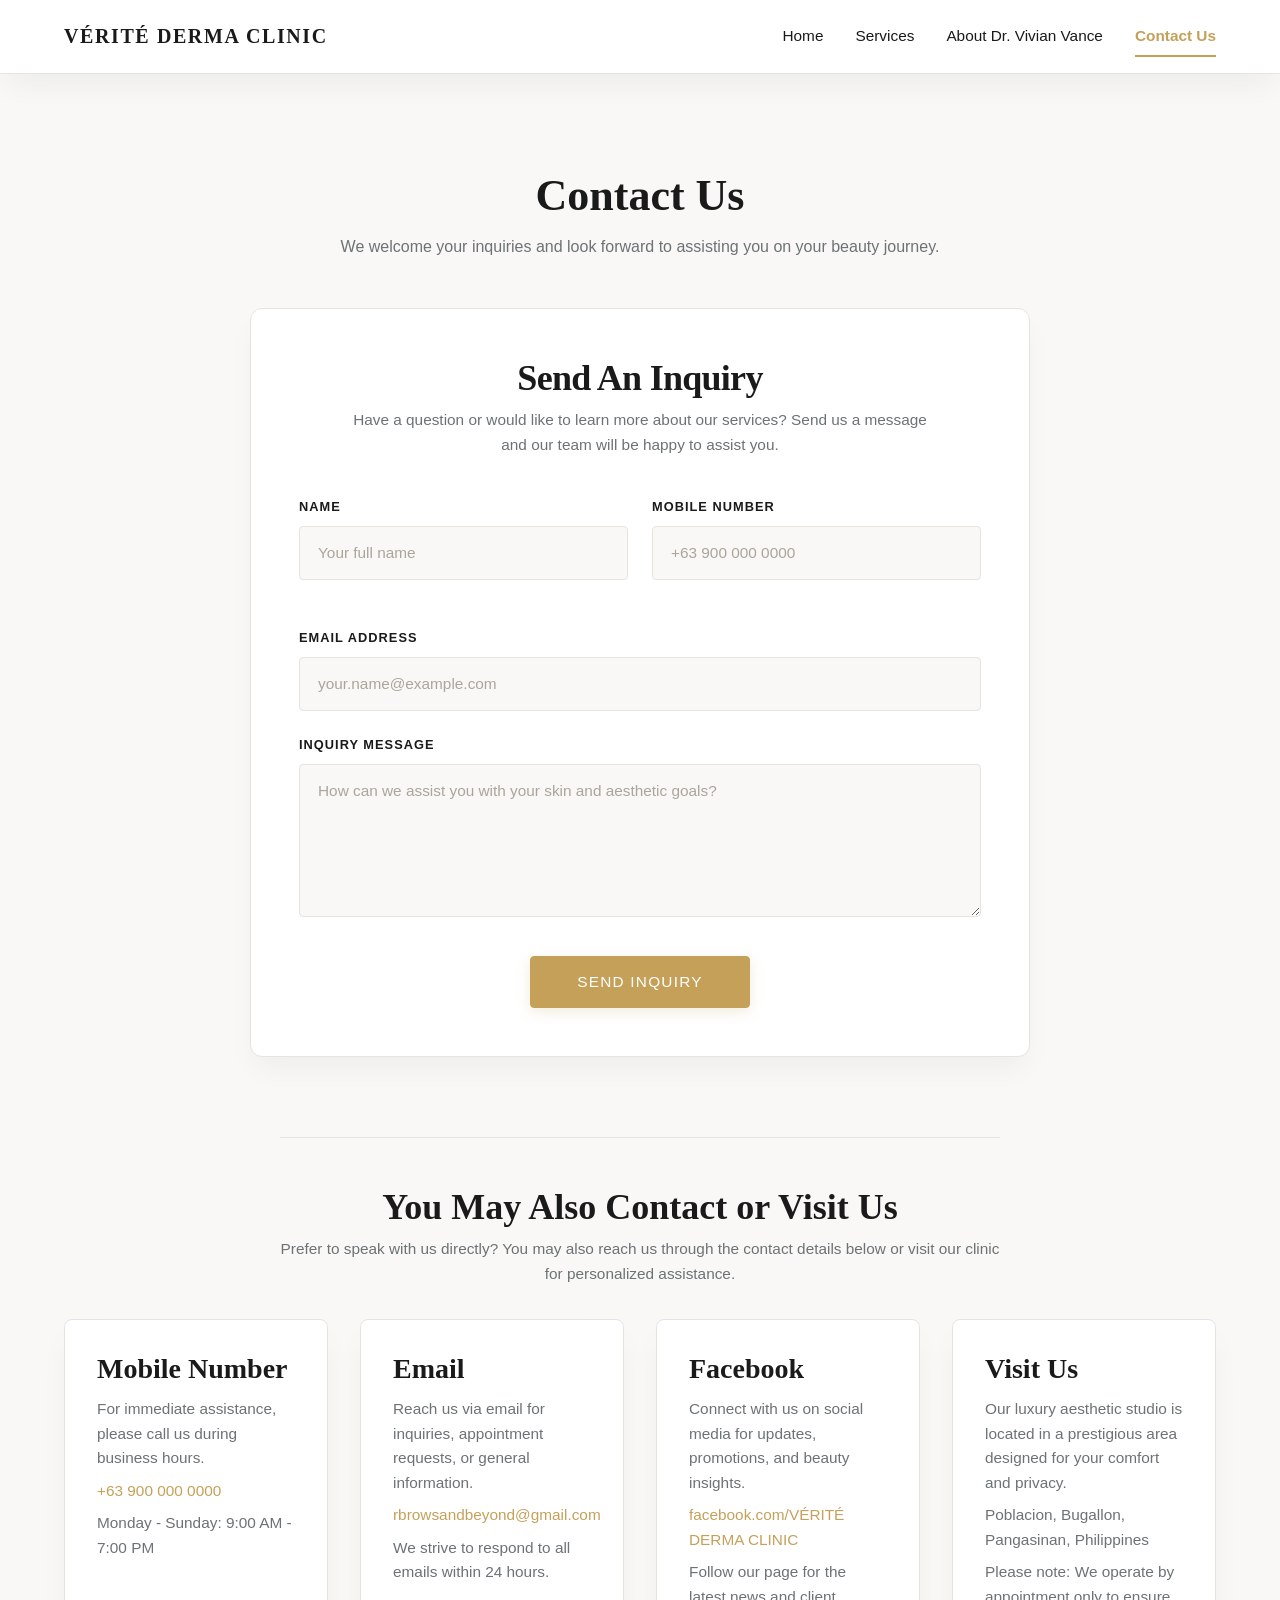
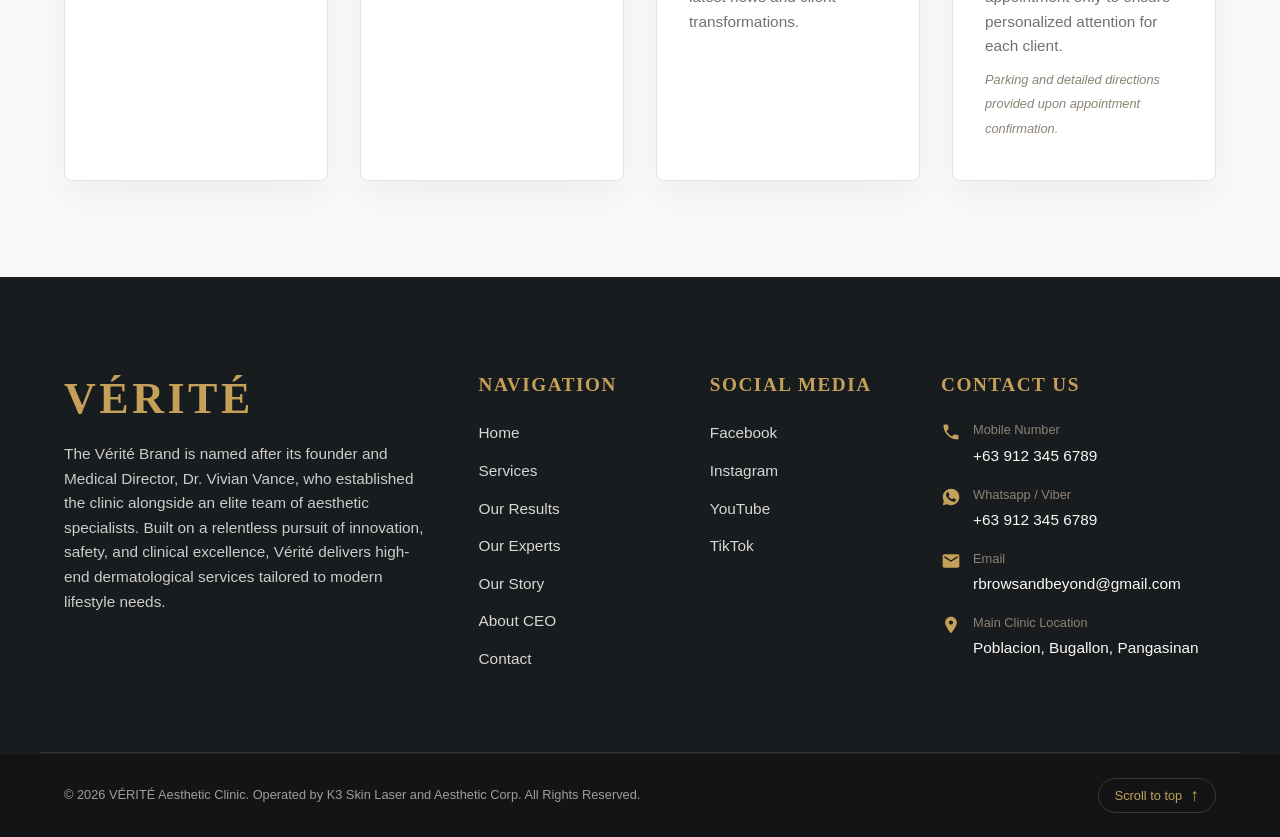
<file: contact.html>
<!DOCTYPE html>
<html lang="en">
<head>
    <meta charset="UTF-8">
    <meta name="viewport" content="width=device-width, initial-scale=1.0">
    <title>Contact - VÉRITÉ DERMA CLINIC</title>
    <meta name="description" content="Get in touch with VÉRITÉ DERMA CLINIC for inquiries, appointments, or general information about our luxury aesthetic services.">
    <!-- Canonical URL - replace with actual domain when available -->
    <!-- <link rel="canonical" href="https://www.example.com/contact"> -->
    <!-- Open Graph / Social Media Tags -->
    <meta property="og:title" content="Contact Us - VÉRITÉ DERMA CLINIC">
    <meta property="og:description" content="Get in touch with VÉRITÉ DERMA CLINIC for inquiries, appointments, or general information about our luxury aesthetic services.">
    <meta property="og:type" content="website">
    <!-- <meta property="og:url" content="https://www.example.com/contact"> -->
    <meta property="og:image" content="https://www.example.com/contact-image.jpg">
    <meta property="og:locale" content="en_US">
    <meta name="twitter:card" content="summary_large_image">
    <link rel="stylesheet" href="assets/css/style.css">
</head>
<body>

    <header>
        <div class="header-content container">
            <div class="brand">
                <a href="index.html" class="brand-name">VÉRITÉ DERMA CLINIC</a>
            </div>
            <button class="nav-toggle" aria-label="Toggle navigation" aria-expanded="false">
                <span></span>
                <span></span>
                <span></span>
            </button>
            <nav class="nav-menu" aria-label="Primary navigation">
                <a href="index.html#home">Home</a>
                <a href="services.html#services">Services</a>
                <a href="about.html#about">About Dr. Vivian Vance</a>
                <a href="contact.html#contact" class="active">Contact Us</a>
            </nav>
        </div>
    </header>

    <main id="main-content">
        <!-- Contact Section -->
        <section class="contact-section" id="contact">
            <div class="container">
                <!-- 1. Main Page Heading & Intro -->
                <h2 class="section-title text-center">Contact Us</h2>
                <p class="text-center contact-lead-text">
                    We welcome your inquiries and look forward to assisting you on your beauty journey.
                </p>

                <!-- 2. PRIMARY ACTION: Modern Inquiry Form Container -->
                <div class="contact-form-wrapper">
                    <div class="contact-form-header text-center">
                        <h3 class="contact-form-title">Send An Inquiry</h3>
                        <p class="contact-form-intro">
                            Have a question or would like to learn more about our services? Send us a message and our team will be happy to assist you.
                        </p>
                    </div>

                    <form class="contact-inquiry-form" action="#" method="post" novalidate>
                        <!-- Top Row: Name & Mobile Number -->
                        <div class="form-row">
                            <div class="form-group">
                                <label for="contact-name" class="form-label">Name</label>
                                <input 
                                    type="text" 
                                    id="contact-name" 
                                    name="name" 
                                    class="form-control" 
                                    placeholder="Your full name" 
                                    required 
                                    autocomplete="name"
                                >
                            </div>
                            <div class="form-group">
                                <label for="contact-mobile" class="form-label">Mobile Number</label>
                                <input 
                                    type="tel" 
                                    id="contact-mobile" 
                                    name="mobile" 
                                    class="form-control" 
                                    placeholder="+63 900 000 0000" 
                                    required 
                                    autocomplete="tel"
                                >
                            </div>
                        </div>

                        <!-- Email Address -->
                        <div class="form-group">
                            <label for="contact-email" class="form-label">Email Address</label>
                            <input 
                                type="email" 
                                id="contact-email" 
                                name="email" 
                                class="form-control" 
                                placeholder="your.name@example.com" 
                                required 
                                autocomplete="email"
                            >
                        </div>

                        <!-- Inquiry Message -->
                        <div class="form-group">
                            <label for="contact-message" class="form-label">Inquiry Message</label>
                            <textarea 
                                id="contact-message" 
                                name="message" 
                                class="form-control form-textarea" 
                                rows="5" 
                                placeholder="How can we assist you with your skin and aesthetic goals?" 
                                required
                            ></textarea>
                        </div>

                        <!-- CTA Submit Button -->
                        <div class="form-action text-center">
                            <button type="submit" class="btn btn-primary btn-submit-inquiry">
                                Send Inquiry
                            </button>
                        </div>
                    </form>
                </div>

                <!-- 3. SECONDARY ACTION HEADING: Alternative Contact Methods -->
                <div class="alternative-contact-header text-center">
                    <h3 class="alt-contact-title">You May Also Contact or Visit Us</h3>
                    <p class="alt-contact-subtitle">
                        Prefer to speak with us directly? You may also reach us through the contact details below or visit our clinic for personalized assistance.
                    </p>
                </div>

                <!-- 4. EXISTING CONTACT CARDS (Preserved & Repositioned Below Form) -->
                <div class="contact-info">
                    <!-- Contact Item 1: Phone -->
                    <div class="contact-item">
                        <h3>Mobile Number</h3>
                        <p>For immediate assistance, please call us during business hours.</p>
                        <p><a href="tel:+639000000000">+63 900 000 0000</a></p>
                        <p>Monday - Sunday: 9:00 AM - 7:00 PM</p>
                    </div>

                    <!-- Contact Item 2: Email -->
                    <div class="contact-item">
                        <h3>Email</h3>
                        <p>Reach us via email for inquiries, appointment requests, or general information.</p>
                        <p><a href="mailto:rbrowsandbeyond@gmail.com">rbrowsandbeyond@gmail.com</a></p>
                        <p>We strive to respond to all emails within 24 hours.</p>
                    </div>

                    <!-- Contact Item 3: Facebook -->
                    <div class="contact-item">
                        <h3>Facebook</h3>
                        <p>Connect with us on social media for updates, promotions, and beauty insights.</p>
                        <p><a href="https://www.facebook.com/profile" target="_blank" rel="noopener">facebook.com/VÉRITÉ DERMA CLINIC</a></p>
                        <p>Follow our page for the latest news and client transformations.</p>
                    </div>

                    <!-- Contact Item 4: Address -->
                    <div class="contact-item">
                        <h3>Visit Us</h3>
                        <p>Our luxury aesthetic studio is located in a prestigious area designed for your comfort and privacy.</p>
                        <p>Poblacion, Bugallon, Pangasinan, Philippines</p>
                        <p>Please note: We operate by appointment only to ensure personalized attention for each client.</p>
                        <p><em>Parking and detailed directions provided upon appointment confirmation.</em></p>
                    </div>
                </div>
            </div>
        </section>
    </main>

    <footer class="verite-footer">
        <div class="verite-footer-top container">
            <!-- Col 1: Brand Info -->
            <div class="footer-col brand-col">
                <h2 class="footer-brand-logo">VÉRITÉ</h2>
                <p class="footer-brand-desc">
                    The Vérité Brand is named after its founder and Medical Director, Dr. Vivian Vance, who established
                    the clinic alongside an elite team of aesthetic specialists. Built on a relentless pursuit of innovation, safety, and
                    clinical excellence, Vérité delivers high-end dermatological services tailored to modern lifestyle needs.
                </p>
            </div>

            <!-- Col 2: Navigation -->
            <div class="footer-col nav-col">
                <h3 class="footer-col-heading">NAVIGATION</h3>
                <ul class="footer-menu">
                    <li><a href="index.html">Home</a></li>
                    <li><a href="services.html">Services</a></li>
                    <li><a href="index.html#results">Our Results</a></li>
                    <li><a href="index.html#experts">Our Experts</a></li>
                    <li><a href="index.html#about">Our Story</a></li>
                    <li><a href="about.html">About CEO</a></li>
                    <li><a href="contact.html">Contact</a></li>
                </ul>
            </div>

            <!-- Col 3: Social Media -->
            <div class="footer-col social-col">
                <h3 class="footer-col-heading">SOCIAL MEDIA</h3>
                <ul class="footer-menu">
                    <li><a href="https://facebook.com" target="_blank" rel="noopener">Facebook</a></li>
                    <li><a href="https://instagram.com" target="_blank" rel="noopener">Instagram</a></li>
                    <li><a href="https://youtube.com" target="_blank" rel="noopener">YouTube</a></li>
                    <li><a href="https://tiktok.com" target="_blank" rel="noopener">TikTok</a></li>
                </ul>
            </div>

            <!-- Col 4: Contact Us -->
            <div class="footer-col contact-col">
                <h3 class="footer-col-heading">CONTACT US</h3>
                <div class="footer-contact-list">
                    <div class="footer-contact-item">
                        <div class="footer-contact-icon">
                            <svg width="20" height="20" viewBox="0 0 24 24" fill="currentColor">
                                <path d="M6.62 10.79a15.053 15.053 0 006.59 6.59l2.2-2.2c.27-.27.67-.36 1.02-.24 1.12.37 2.33.57 3.57.57.55 0 1 .45 1 1V20c0 .55-.45 1-1 1-9.39 0-17-7.61-17-17 0-.55.45-1 1-1h3.5c.55 0 1 .45 1 1 0 1.25.2 2.45.57 3.57.11.35.03.74-.25 1.02l-2.2 2.2z" />
                            </svg>
                        </div>
                        <div class="footer-contact-details">
                            <span class="footer-contact-label">Mobile Number</span>
                            <a href="tel:+639123456789" class="footer-contact-val">+63 912 345 6789</a>
                        </div>
                    </div>
                    <div class="footer-contact-item">
                        <div class="footer-contact-icon">
                            <svg width="20" height="20" viewBox="0 0 24 24" fill="currentColor">
                                <path d="M12.04 2c-5.46 0-9.91 4.45-9.91 9.91 0 1.75.46 3.45 1.32 4.95L2.05 22l5.25-1.38c1.45.79 3.08 1.21 4.74 1.21 5.46 0 9.91-4.45 9.91-9.91 0-2.65-1.03-5.14-2.9-7.01A9.816 9.816 0 0012.04 2zm5.83 14.12c-.25.7-1.23 1.29-2.01 1.46-.53.11-1.22.2-3.55-.77-2.98-1.23-4.89-4.24-5.04-4.44-.14-.2-1.21-1.61-1.21-3.08 0-1.47.77-2.19 1.04-2.48.27-.29.59-.36.79-.36.2 0 .4 0 .57.01.19.01.44-.07.69.53.25.6.86 2.1.94 2.25.08.15.13.33.03.53-.1.2-.15.33-.3.51-.15.18-.31.4-.44.54-.14.15-.29.31-.13.59.16.28.72 1.19 1.55 1.93 1.07.95 1.97 1.25 2.25 1.39.28.14.44.12.6-.07.16-.19.69-.8.88-1.08.19-.28.38-.23.64-.13.26.1 1.65.78 1.93.92.28.14.47.21.54.33.07.12.07.7-.18 1.4z" />
                            </svg>
                        </div>
                        <div class="footer-contact-details">
                            <span class="footer-contact-label">Whatsapp / Viber</span>
                            <a href="tel:+639123456789" class="footer-contact-val">+63 912 345 6789</a>
                        </div>
                    </div>
                    <div class="footer-contact-item">
                        <div class="footer-contact-icon">
                            <svg width="20" height="20" viewBox="0 0 24 24" fill="currentColor">
                                <path d="M20 4H4c-1.1 0-1.99.9-1.99 2L2 18c0 1.1.9 2 2 2h16c1.1 0 2-.9 2-2V6c0-1.1-.9-2-2-2zm0 4l-8 5-8-5V6l8 5 8-5v2z" />
                            </svg>
                        </div>
                        <div class="footer-contact-details">
                            <span class="footer-contact-label">Email</span>
                            <a href="mailto:rbrowsandbeyond@gmail.com" class="footer-contact-val">rbrowsandbeyond@gmail.com</a>
                        </div>
                    </div>
                    <div class="footer-contact-item">
                        <div class="footer-contact-icon">
                            <svg width="20" height="20" viewBox="0 0 24 24" fill="currentColor">
                                <path d="M12 2C8.13 2 5 5.13 5 9c0 5.25 7 13 7 13s7-7.75 7-13c0-3.87-3.13-7-7-7zm0 9.5c-1.38 0-2.5-1.12-2.5-2.5s1.12-2.5 2.5-2.5 2.5 1.12 2.5 2.5-1.12 2.5-2.5 2.5z" />
                            </svg>
                        </div>
                        <div class="footer-contact-details">
                            <span class="footer-contact-label">Main Clinic Location</span>
                            <a href="https://maps.google.com" target="_blank" rel="noopener" class="footer-contact-val">Poblacion, Bugallon, Pangasinan</a>
                        </div>
                    </div>
                </div>
            </div>
        </div>

        <!-- Bottom Bar -->
        <div class="verite-footer-bottom">
            <div class="container footer-bottom-flex">
                <div class="footer-copyright">
                    © <span id="current-year">2026</span> VÉRITÉ Aesthetic Clinic. Operated by K3 Skin Laser and Aesthetic Corp. All Rights Reserved.
                </div>
                <button class="scroll-to-top" id="scrollToTopBtn" aria-label="Scroll to top">
                    Scroll to top <span style="font-size: 1.1rem; line-height: 1;">&uarr;</span>
                </button>
            </div>
        </div>
    </footer>

    <script src="assets/js/script.js"></script>
    <script>
        document.getElementById('current-year').textContent = new Date().getFullYear();
    </script>
</body>
</html>
</file>
<file: assets/css/style.css>
/* ==========================================================================
   VÉRITÉ DERMA CLINIC - Luxury Aesthetic Architecture
   Compiled CSS Specification
   ========================================================================== */

/* --------------------------------------------------------------------------
   1. OFFICIAL COLOR TOKENS & SYSTEM VARIABLES
   -------------------------------------------------------------------------- */
:root {
  /* Background Canvas Tokens */
  --color-bg-primary: #F9F8F6;      /* Soft Ivory / Warm Alabaster */
  --color-bg-secondary: #F2EFEA;    /* Warm Cashmere / Linen */
  --color-bg-surface: #FFFFFF;      /* Pure White */
  --color-bg-dark: #191C1E;         /* Deep Obsidian */

  /* Text & Typography Color Tokens */
  --color-text-primary: #1A1A1A;    /* Dark Charcoal */
  --color-text-secondary: #6C7275;  /* Warm Slate / Taupe */
  --color-text-muted: #8C8275;      /* Soft Muted Taupe */
  --color-text-on-dark: #F9F8F6;    /* Light text for dark sections */

  /* Metallic & Accent Tokens */
  --color-accent-gold: #C5A059;       /* Refined Champagne Gold */
  --color-accent-gold-hover: #A8833E; /* Deep Gold */
  --color-accent-gold-soft: #F5ECD7;  /* Soft Gold Tint */

  /* Borders & Dividers Tokens */
  --color-border-light: #E8E4DD;   
  --color-border-gold: rgba(197, 160, 89, 0.25);

  /* Elevation Tokens */
  --shadow-luxury: 0 16px 32px -8px rgba(25, 28, 30, 0.06);

  /* Typography System */
  --font-display: 'Playfair Display', serif;
  --font-body: 'Inter', -apple-system, BlinkMacSystemFont, 'Segoe UI', Roboto, sans-serif;

  --font-size-display: clamp(2.5rem, 8vw, 4rem);
  --font-size-h1: clamp(2rem, 5vw, 3.5rem);
  --font-size-h2: clamp(1.75rem, 4vw, 2.75rem);
  --font-size-h3: clamp(1.35rem, 3vw, 2.25rem);
  --font-size-h4: clamp(1.2rem, 2.5vw, 1.75rem);
  --font-size-h5: clamp(1.1rem, 2vw, 1.5rem);
  --font-size-h6: clamp(1rem, 1.5vw, 1.25rem);
  --font-size-body: clamp(1rem, 1.25vw, 1.125rem);
  --font-size-sm: clamp(0.875rem, 1.2vw, 1rem);
  --font-size-xs: clamp(0.75rem, 1vw, 0.875rem);

  --font-weight-light: 300;
  --font-weight-regular: 400;
  --font-weight-medium: 500;
  --font-weight-semibold: 600;
  --font-weight-bold: 700;

  --letter-spacing-tight: -0.02em;
  --letter-spacing-normal: 0;
  --letter-spacing-wide: 0.08em;

  --line-height-tight: 1.2;
  --line-height-normal: 1.6;
  --line-height-loose: 1.8;

  /* Spacing Scale */
  --space-0: 0;
  --space-1: 0.25rem;
  --space-2: 0.5rem;
  --space-3: 0.75rem;
  --space-4: 1rem;
  --space-5: 1.5rem;
  --space-6: 2rem;
  --space-7: 2.5rem;
  --space-8: 3rem;
  --space-9: 4rem;
  --space-10: 5rem;
  --space-11: 6rem;
  --space-12: 8rem;

  /* Layout & Grid */
  --container-width: 1200px;

  /* Border Radii */
  --radius-sm: 0.25rem;
  --radius-md: 0.5rem;
  --radius-lg: 0.75rem;
  --radius-pill: 9999px;

  /* Transitions */
  --transition-fast: 0.15s ease;
  --transition-normal: 0.25s ease;
  --transition-slow: 0.35s ease;

  /* Depth Layering */
  --z-index-sticky: 100;
  --z-index-backdrop: 900;
  --z-index-modal: 1000;
}

/* --------------------------------------------------------------------------
   2. GLOBAL RESET & BASE TYPOGRAPHY
   -------------------------------------------------------------------------- */
*,
*::before,
*::after {
  box-sizing: border-box;
  margin: 0;
  padding: 0;
}

html {
  font-size: 100%;
  scroll-behavior: smooth;
}

body {
  font-family: var(--font-body);
  font-size: var(--font-size-body);
  font-weight: var(--font-weight-regular);
  line-height: var(--line-height-normal);
  color: var(--color-text-secondary);
  background-color: var(--color-bg-primary);
  overflow-x: hidden;
  -webkit-font-smoothing: antialiased;
  -moz-osx-font-smoothing: grayscale;
}

body.modal-open {
  overflow: hidden;
}

h1, h2, h3, h4, h5, h6 {
  font-family: var(--font-display);
  font-weight: var(--font-weight-bold);
  line-height: var(--line-height-tight);
  color: var(--color-text-primary);
  margin-bottom: var(--space-4);
}

h1 { font-size: var(--font-size-h1); }
h2 { font-size: var(--font-size-h2); }
h3 { font-size: var(--font-size-h3); }
h4 { font-size: var(--font-size-h4); }
h5 { font-size: var(--font-size-h5); }
h6 { font-size: var(--font-size-h6); }

p {
  color: var(--color-text-secondary);
  margin-bottom: var(--space-4);
}

a {
  color: var(--color-text-primary);
  text-decoration: none;
  transition: color var(--transition-normal);
}

a:hover {
  color: var(--color-accent-gold-hover);
}

img {
  max-width: 100%;
  height: auto;
  display: block;
}

/* --------------------------------------------------------------------------
   3. UTILITY CLASSES
   -------------------------------------------------------------------------- */
.container {
  width: min(var(--container-width), 100%);
  padding-left: 1.5rem;
  padding-right: 1.5rem;
  margin-left: auto;
  margin-right: auto;
}

.text-center {
  text-align: center;
}

.w-100 {
  width: 100%;
}

.section-title {
  color: var(--color-text-primary);
  font-family: var(--font-display);
  font-size: var(--font-size-h2);
  text-align: center;
  margin-bottom: var(--space-3);
}

/* --------------------------------------------------------------------------
   4. NAVIGATION & HEADER
   -------------------------------------------------------------------------- */
header {
  position: sticky;
  top: 0;
  background-color: var(--color-bg-surface);
  border-bottom: 1px solid var(--color-border-light);
  box-shadow: var(--shadow-luxury);
  z-index: var(--z-index-sticky);
  transition: background-color var(--transition-normal);
}

header .header-content {
  display: flex;
  align-items: center;
  justify-content: space-between;
  padding-top: var(--space-4);
  padding-bottom: var(--space-4);
}

header .brand-name {
  font-family: var(--font-display);
  font-size: 1.25rem;
  font-weight: var(--font-weight-bold);
  color: var(--color-text-primary);
  letter-spacing: var(--letter-spacing-wide);
}

/* ==========================================
   Mobile Navigation (Under 768px)
   ========================================== */
@media (max-width: 768px) {
  header .nav-menu {
    display: none; /* Hidden by default on mobile */
    flex-direction: column; /* Stack items vertically */
    align-items: center;
    gap: var(--space-6);
  }

  header .nav-menu.active {
    display: flex; /* Maintain flex layout when toggled open */
  }
}

/* ==========================================
   Desktop Navigation (769px and above)
   ========================================== */
@media (min-width: 769px) {
  header .nav-menu {
    display: flex; /* Always visible on desktop */
    flex-direction: row;
    align-items: center;
    gap: var(--space-6);
  }
}

/* ==========================================
   Link Typography & Active States
   ========================================== */
header .nav-menu a {
  font-size: var(--font-size-sm);
  font-weight: var(--font-weight-medium);
  color: var(--color-text-primary);
  position: relative;
  padding: var(--space-2) 0;
}

header .nav-menu a:hover {
  color: var(--color-accent-gold-hover);
}

header .nav-menu a.active {
  color: var(--color-accent-gold);
  font-weight: var(--font-weight-semibold);
}

header .nav-menu a.active::after {
  content: '';
  position: absolute;
  bottom: 0;
  left: 0;
  width: 100%;
  height: 2px;
  background-color: var(--color-accent-gold);
}

header .nav-toggle {
  display: none;
  background: transparent;
  border: none;
  cursor: pointer;
  padding: var(--space-2);
}

header .nav-toggle span {
  display: block;
  width: 24px;
  height: 2px;
  background-color: var(--color-text-primary);
  margin: 5px 0;
  transition: all var(--transition-normal);
}

@media (max-width: 768px) {
  header .nav-toggle {
    display: block;
  }

  header .nav-menu {
    position: absolute;
    top: 100%;
    left: 0;
    right: 0;
    background-color: var(--color-bg-surface);
    border-bottom: 1px solid var(--color-border-light);
    box-shadow: var(--shadow-luxury);
    flex-direction: column;
    padding: var(--space-6);
    gap: var(--space-4);
    display: none;
  }

  header .nav-menu.active {
    display: flex;
  }
}

/* --------------------------------------------------------------------------
   5. BUTTONS & INTERACTIVE ELEMENTS
   -------------------------------------------------------------------------- */
.btn {
  display: inline-flex;
  align-items: center;
  justify-content: center;
  padding: 0.875rem 2.25rem;
  font-family: var(--font-body);
  font-size: var(--font-size-sm);
  font-weight: var(--font-weight-medium);
  letter-spacing: var(--letter-spacing-wide);
  border-radius: var(--radius-sm);
  border: 1px solid transparent;
  cursor: pointer;
  transition: all var(--transition-normal);
  text-transform: uppercase;
  text-decoration: none;
}

.btn-primary {
  background-color: var(--color-accent-gold);
  color: var(--color-bg-surface);
  border-color: var(--color-accent-gold);
}

.btn-primary:hover {
  background-color: var(--color-accent-gold-hover);
  border-color: var(--color-accent-gold-hover);
  color: var(--color-bg-surface);
}

.btn-services-more {
  display: inline-flex;
  align-items: center;
  gap: var(--space-2);
  padding: 0.875rem 2.25rem;
  background-color: var(--color-bg-surface);
  color: var(--color-text-primary);
  border: 1px solid var(--color-border-light);
  border-radius: var(--radius-sm);
  font-size: var(--font-size-sm);
  font-weight: var(--font-weight-medium);
  box-shadow: var(--shadow-luxury);
  transition: all var(--transition-normal);
}

.btn-services-more:hover {
  border-color: var(--color-border-gold);
  color: var(--color-accent-gold-hover);
  background-color: var(--color-accent-gold-soft);
}

/* --------------------------------------------------------------------------
   6. HERO SECTION
   -------------------------------------------------------------------------- */
.hero {
  position: relative;
  min-height: 80vh;
  display: flex;
  align-items: center;
  background-color: var(--color-bg-dark);
  color: var(--color-text-on-dark);
  overflow: hidden;
}

.hero .hero-image {
  position: absolute;
  inset: 0;
  background-image: url('https://images.unsplash.com/photo-1570172619644-dfd03ed5d881?auto=format&fit=crop&w=1920&q=80');
  background-size: cover;
  background-position: center;
  opacity: 0.35;
}

.hero .hero-content {
  position: relative;
  z-index: 2;
  max-width: 800px;
  padding-top: var(--space-12);
  padding-bottom: var(--space-12);
}

.hero .hero-title {
  color: var(--color-text-on-dark);
  font-size: var(--font-size-display);
  font-family: var(--font-display);
  letter-spacing: var(--letter-spacing-wide);
  margin-bottom: var(--space-2);
}

.hero .hero-subtitle {
  color: var(--color-accent-gold);
  font-size: var(--font-size-h3);
  font-family: var(--font-display);
  font-weight: var(--font-weight-light);
  margin-bottom: var(--space-5);
}

/* Exact match for the Services intro paragraph typography */
.hero-text {
  font-size: 18px; /* or 1.125rem */
  line-height: 28.8px; /* or 1.6 */
  font-weight: 400;
}

/* Clear any conflicting breakpoint overrides that alter .hero-text sizing */
@media (min-width: 768px) {
  .hero-text {
    font-size: 18px;
    line-height: 28.8px;
  }
}
@media (min-width: 1024px) {
  .hero-text {
    font-size: 18px;
    line-height: 28.8px;
  }
}

/* Update .hero-text contrast for dark backgrounds */
.hero-text1 {
  font-size: 18px; /* or 1.125rem */
  line-height: 28.8px; /* or 1.6 */
  font-weight: 400;
  color: #ffffff; /* or rgba(255, 255, 255, 0.92) */
  text-shadow: 0 1px 3px rgba(0, 0, 0, 0.4); /* optional: guarantees legibility across bright spots in background images */
}

/* --------------------------------------------------------------------------
   7. SERVICES SECTION & CARDS
   -------------------------------------------------------------------------- */
.services-section {
  background-color: var(--color-bg-primary);
  padding-top: var(--space-11);
  padding-bottom: var(--space-11);
}

.services-section .services-grid {
  display: grid;
  grid-template-columns: repeat(auto-fit, minmax(320px, 1fr));
  gap: var(--space-6);
  margin-top: var(--space-8);
}

.services-section .service-card {
  background-color: var(--color-bg-surface);
  border: 1px solid var(--color-border-light);
  border-radius: var(--radius-md);
  overflow: hidden;
  box-shadow: var(--shadow-luxury);
  transition: transform var(--transition-normal), border-color var(--transition-normal);
}

.services-section .service-card:hover {
  border-color: var(--color-border-gold);
  transform: translateY(-4px);
}

.services-section .service-image {
  height: 240px;
  overflow: hidden;
}

.services-section .service-image img {
  width: 100%;
  height: 100%;
  object-fit: cover;
  transition: transform var(--transition-slow);
}

.services-section .service-card:hover .service-image img {
  transform: scale(1.03);
}

.services-section .service-content {
  padding: var(--space-6);
}

.services-section .service-title {
  color: var(--color-text-primary);
  font-family: var(--font-display);
  font-size: var(--font-size-h4);
  margin-bottom: var(--space-2);
}

.services-section .service-description {
  color: var(--color-text-secondary);
  font-size: var(--font-size-sm);
  line-height: var(--line-height-normal);
  margin-bottom: 0;
}

.services-section .services-action {
  text-align: center;
  margin-top: var(--space-9);
}

/* --------------------------------------------------------------------------
   8. RESULTS SECTION & SLIDER
   -------------------------------------------------------------------------- */
.results-section {
  background-color: var(--color-bg-secondary);
  padding-top: var(--space-11);
  padding-bottom: var(--space-11);
}

.results-section .results-slider-wrapper {
  position: relative;
  margin-top: var(--space-8);
  padding: 0 var(--space-8);
}

.results-section .slider-btn {
  position: absolute;
  top: 50%;
  transform: translateY(-50%);
  width: 48px;
  height: 48px;
  border-radius: 50%;
  background-color: var(--color-bg-surface);
  border: 1px solid var(--color-border-light);
  color: var(--color-text-primary);
  display: flex;
  align-items: center;
  justify-content: center;
  cursor: pointer;
  box-shadow: var(--shadow-luxury);
  transition: all var(--transition-normal);
  z-index: 10;
}

.results-section .slider-btn:hover {
  background-color: var(--color-accent-gold);
  color: var(--color-bg-surface);
  border-color: var(--color-accent-gold);
}

.results-section .slider-btn.prev-btn { left: 0; }
.results-section .slider-btn.next-btn { right: 0; }

.results-section .results-track {
  display: flex;
  gap: var(--space-6);
  overflow-x: auto;
  scroll-snap-type: x mandatory;
  scroll-behavior: smooth; /* Ensures smooth scrolling animation */
  -webkit-overflow-scrolling: touch; /* Native smooth momentum scrolling on iOS */
  scrollbar-width: none;
  padding: var(--space-2) 0;
}

.results-section .results-track::-webkit-scrollbar {
  display: none;
}

.results-section .result-card {
  flex: 0 0 340px;
  scroll-snap-align: start;
  background-color: var(--color-bg-surface);
  border: 1px solid var(--color-border-light);
  border-radius: var(--radius-md);
  overflow: hidden;
  box-shadow: var(--shadow-luxury);
  transition: all var(--transition-normal);
}

.results-section .result-card:hover {
  border-color: var(--color-border-gold);
  transform: translateY(-4px);
}

/* Responsive adjustment for narrow mobile screens */
@media (max-width: 480px) {
  .results-section .result-card {
    flex: 0 0 calc(100% - var(--space-6)); /* Prevents fixed 340px from overflowing narrow viewports */
  }
}

.results-section .result-image-wrapper {
  height: 220px;
  overflow: hidden;
}

.results-section .result-image-wrapper img {
  width: 100%;
  height: 100%;
  object-fit: cover;
}

.results-section .result-info {
  padding: var(--space-5);
}

.results-section .result-info h3 {
  color: var(--color-text-primary);
  font-family: var(--font-display);
  font-size: var(--font-size-h5);
  margin-bottom: var(--space-2);
}

.results-section .result-info p {
  color: var(--color-text-secondary);
  font-size: var(--font-size-xs);
  line-height: var(--line-height-normal);
  margin-bottom: 0;
}

/* --------------------------------------------------------------------------
   9. EXPERTS ACCORDION SECTION
   -------------------------------------------------------------------------- */
.experts-section {
  background-color: var(--color-bg-primary);
  padding-top: var(--space-11);
  padding-bottom: var(--space-11);
}

.experts-section .experts-accordion {
  display: flex;
  gap: var(--space-4);
  height: 480px;
  margin-top: var(--space-8);
}

.experts-section .accordion-item {
  flex: 1;
  position: relative;
  border-radius: var(--radius-lg);
  overflow: hidden;
  background-image: var(--bg-img);
  background-size: cover;
  background-position: center;
  border: 1px solid var(--color-border-light);
  transition: flex var(--transition-slow), border-color var(--transition-normal);
  cursor: pointer;
}

.experts-section .accordion-item:hover,
.experts-section .accordion-item.active {
  flex: 3;
  border-color: var(--color-border-gold);
}

.experts-section .accordion-overlay {
  position: absolute;
  inset: 0;
  background: linear-gradient(180deg, rgba(25, 28, 30, 0.2) 0%, rgba(25, 28, 30, 0.88) 100%);
}

.experts-section .accordion-content {
  position: absolute;
  bottom: 0;
  left: 0;
  right: 0;
  padding: var(--space-6);
  color: var(--color-text-on-dark);
  z-index: 2;
}

.experts-section .expert-role {
  color: var(--color-accent-gold);
  font-family: var(--font-display);
  font-size: var(--font-size-h4);
  margin-bottom: var(--space-2);
}

.experts-section .expert-desc {
  color: var(--color-text-on-dark);
  font-size: var(--font-size-sm);
  line-height: var(--line-height-normal);
  opacity: 0.9;
  margin-bottom: 0;
}

@media (max-width: 768px) {
  .experts-section .experts-accordion {
    flex-direction: column;
    height: auto;
  }

  .experts-section .accordion-item {
    height: 220px;
    flex: none;
  }

  .experts-section .accordion-item:hover,
  .experts-section .accordion-item.active {
    height: 280px;
    flex: none;
  }
}

/* --------------------------------------------------------------------------
   10. ABOUT SECTION
   -------------------------------------------------------------------------- */
.about-section {
  background-color: var(--color-bg-secondary);
  padding-top: var(--space-11);
  padding-bottom: var(--space-11);
}

.about-section .about-row {
  display: grid;
  grid-template-columns: 1fr 1fr;
  gap: var(--space-9);
  align-items: center;
  margin-bottom: var(--space-10);
}

.about-section .about-row:last-child {
  margin-bottom: 0;
}

.about-section .about-image-wrapper,
.about-section .about-image {
  border-radius: var(--radius-lg);
  overflow: hidden;
  box-shadow: var(--shadow-luxury);
  border: 1px solid var(--color-border-light);
}

.about-section .about-image-wrapper img,
.about-section .about-image img {
  width: 100%;
  height: 100%;
  object-fit: cover;
}

.about-section .about-heading {
  color: var(--color-text-primary);
  font-family: var(--font-display);
  font-size: var(--font-size-h2);
  margin-bottom: var(--space-4);
}

.about-section .about-highlight-box {
  background-color: var(--color-accent-gold-soft);
  border-left: 3px solid var(--color-accent-gold);
  padding: var(--space-5) var(--space-6);
  border-radius: 0 var(--radius-md) var(--radius-md) 0;
  margin-bottom: var(--space-5);
}

.about-section .about-highlight-text,
.about-section .about-quote {
  color: var(--color-text-primary);
  font-family: var(--font-display);
  font-size: var(--font-size-h5);
  font-style: italic;
  line-height: var(--line-height-normal);
  margin-bottom: 0;
}

.about-section .about-description,
.about-section .about-text p {
  color: var(--color-text-secondary);
  line-height: var(--line-height-loose);
}

.about-section .about-text h3 {
  color: var(--color-text-primary);
  font-family: var(--font-display);
  font-size: var(--font-size-h3);
  margin-bottom: var(--space-4);
}

@media (max-width: 768px) {
  .about-section .about-row {
    grid-template-columns: 1fr;
    gap: var(--space-6);
  }

  .about-section .about-row.reverse {
    display: flex;
    flex-direction: column-reverse;
  }
}

/* --------------------------------------------------------------------------
   11. CONTACT SECTION & INQUIRY FORM
   -------------------------------------------------------------------------- */
.contact-section {
  background-color: var(--color-bg-primary);
  padding-top: var(--space-11);
  padding-bottom: var(--space-11);
}

.contact-lead-text {
  max-width: 800px;
  margin: 0 auto var(--space-8);
  font-size: var(--font-size-body);
  color: var(--color-text-secondary);
}

/* Contact Form Container - Quiet Luxury Style */
.contact-form-wrapper {
  max-width: 780px;
  margin: 0 auto var(--space-10);
  background-color: var(--color-bg-surface);
  border: 1px solid var(--color-border-light);
  border-radius: var(--radius-lg);
  padding: var(--space-8) var(--space-8);
  box-shadow: var(--shadow-luxury);
  transition: border-color var(--transition-normal);
}

.contact-form-wrapper:hover {
  border-color: rgba(197, 160, 89, 0.35);
}

.contact-form-header {
  margin-bottom: var(--space-7);
}

.contact-form-title {
  font-family: var(--font-display);
  font-size: var(--font-size-h3);
  color: var(--color-text-primary);
  margin-bottom: var(--space-2);
  letter-spacing: var(--letter-spacing-tight);
}

.contact-form-intro {
  color: var(--color-text-secondary);
  font-size: var(--font-size-sm);
  line-height: var(--line-height-normal);
  max-width: 600px;
  margin: 0 auto;
}

/* Form Layout & Fields */
.contact-inquiry-form .form-row {
  display: grid;
  grid-template-columns: 1fr 1fr;
  gap: var(--space-5);
  margin-bottom: var(--space-5);
}

.contact-inquiry-form .form-group {
  margin-bottom: var(--space-5);
}

.contact-inquiry-form .form-label {
  display: block;
  font-family: var(--font-body);
  font-size: var(--font-size-xs);
  font-weight: var(--font-weight-semibold);
  letter-spacing: var(--letter-spacing-wide);
  text-transform: uppercase;
  color: var(--color-text-primary);
  margin-bottom: var(--space-2);
}

.contact-inquiry-form .form-control {
  width: 100%;
  padding: 0.875rem 1.125rem;
  background-color: var(--color-bg-primary);
  border: 1px solid var(--color-border-light);
  border-radius: var(--radius-sm);
  color: var(--color-text-primary);
  font-family: var(--font-body);
  font-size: var(--font-size-sm);
  line-height: var(--line-height-normal);
  transition: all var(--transition-normal);
  -webkit-appearance: none;
  appearance: none;
}

.contact-inquiry-form .form-control::placeholder {
  color: var(--color-text-muted);
  opacity: 0.7;
}

.contact-inquiry-form .form-control:hover {
  border-color: rgba(197, 160, 89, 0.4);
}

.contact-inquiry-form .form-control:focus {
  outline: none;
  background-color: var(--color-bg-surface);
  border-color: var(--color-accent-gold);
  box-shadow: 0 0 0 3px var(--color-border-gold);
}

.contact-inquiry-form .form-textarea {
  resize: vertical;
  min-height: 140px;
}

.contact-inquiry-form .form-action {
  margin-top: var(--space-6);
}

.contact-inquiry-form .btn-submit-inquiry {
  min-width: 220px;
  padding: 1rem 2.5rem;
  letter-spacing: var(--letter-spacing-wide);
  box-shadow: 0 4px 14px rgba(197, 160, 89, 0.2);
}

.contact-inquiry-form .btn-submit-inquiry:hover {
  box-shadow: 0 6px 20px rgba(197, 160, 89, 0.35);
  transform: translateY(-1px);
}

/* Secondary Section: Alternative Contact Methods */
.alternative-contact-header {
  max-width: 720px;
  margin: var(--space-10) auto var(--space-6);
  padding-top: var(--space-8);
  border-top: 1px solid var(--color-border-light);
}

.alt-contact-title {
  font-family: var(--font-display);
  font-size: var(--font-size-h3);
  color: var(--color-text-primary);
  margin-bottom: var(--space-2);
}

.alt-contact-subtitle {
  color: var(--color-text-secondary);
  font-size: var(--font-size-sm);
  line-height: var(--line-height-normal);
  margin-bottom: 0;
}

/* Existing Contact Info Cards Grid */
.contact-section .contact-info {
  display: grid;
  grid-template-columns: repeat(auto-fit, minmax(260px, 1fr));
  gap: var(--space-6);
  margin-top: var(--space-6);
}

.contact-section .contact-item {
  background-color: var(--color-bg-surface);
  border: 1px solid var(--color-border-light);
  border-radius: var(--radius-md);
  padding: var(--space-6);
  box-shadow: var(--shadow-luxury);
  transition: all var(--transition-normal);
}

.contact-section .contact-item:hover {
  border-color: var(--color-border-gold);
  transform: translateY(-2px);
}

.contact-section .contact-item h3 {
  color: var(--color-text-primary);
  font-family: var(--font-display);
  font-size: var(--font-size-h4);
  margin-bottom: var(--space-3);
}

.contact-section .contact-item p {
  color: var(--color-text-secondary);
  font-size: var(--font-size-sm);
  margin-bottom: var(--space-2);
}

.contact-section .contact-item a {
  color: var(--color-accent-gold);
  font-weight: var(--font-weight-medium);
}

.contact-section .contact-item a:hover {
  color: var(--color-accent-gold-hover);
  text-decoration: underline;
}

.contact-section .contact-item em {
  color: var(--color-text-muted);
  font-size: var(--font-size-xs);
  font-style: italic;
}

/* Mobile Responsiveness */
@media (max-width: 768px) {
  .contact-form-wrapper {
    padding: var(--space-6) var(--space-5);
  }

  .contact-inquiry-form .form-row {
    grid-template-columns: 1fr;
    gap: var(--space-5);
    margin-bottom: 0;
  }

  .alternative-contact-header {
    margin-top: var(--space-8);
    padding-top: var(--space-6);
  }
}

/* --------------------------------------------------------------------------
   12. APPOINTMENT MODAL & FORM SURFACES
   -------------------------------------------------------------------------- */
.modal-backdrop {
  position: fixed;
  inset: 0;
  background-color: rgba(25, 28, 30, 0.6);
  backdrop-filter: blur(4px);
  z-index: var(--z-index-backdrop);
  opacity: 0;
  pointer-events: none;
  transition: opacity var(--transition-normal);
}

.modal-backdrop.active {
  opacity: 1;
  pointer-events: auto;
}

.modal-dialog {
  position: fixed;
  top: 50%;
  left: 50%;
  transform: translate(-50%, -50%) scale(0.95);
  width: min(600px, 92vw);
  max-height: 90vh;
  overflow-y: auto;
  background-color: var(--color-bg-surface);
  border: 1px solid var(--color-border-light);
  border-radius: var(--radius-lg);
  box-shadow: var(--shadow-luxury);
  z-index: var(--z-index-modal);
  padding: var(--space-8);
  opacity: 0;
  pointer-events: none;
  transition: all var(--transition-normal);
}

.modal-dialog.active {
  opacity: 1;
  pointer-events: auto;
  transform: translate(-50%, -50%) scale(1);
}

.modal-dialog .modal-header {
  display: flex;
  justify-content: space-between;
  align-items: center;
  border-bottom: 1px solid var(--color-border-light);
  padding-bottom: var(--space-4);
  margin-bottom: var(--space-6);
}

.modal-dialog .modal-title {
  color: var(--color-text-primary);
  font-family: var(--font-display);
  font-size: var(--font-size-h3);
  margin-bottom: 0;
}

.modal-dialog .modal-close {
  background: none;
  border: none;
  font-size: 1.75rem;
  color: var(--color-text-secondary);
  cursor: pointer;
  transition: color var(--transition-fast);
}

.modal-dialog .modal-close:hover {
  color: var(--color-accent-gold);
}

.modal-form .modal-form-row {
  display: grid;
  grid-template-columns: 1fr 1fr;
  gap: var(--space-4);
}

.modal-form .modal-form-group {
  margin-bottom: var(--space-4);
}

.modal-form .modal-form-group.full-width {
  grid-column: 1 / -1;
}

.modal-form .form-label {
  display: block;
  font-size: var(--font-size-sm);
  font-weight: var(--font-weight-medium);
  color: var(--color-text-primary);
  margin-bottom: var(--space-2);
}

.modal-form .form-input {
  width: 100%;
  padding: 0.75rem 1rem;
  background-color: var(--color-bg-primary);
  border: 1px solid var(--color-border-light);
  border-radius: var(--radius-sm);
  color: var(--color-text-primary);
  font-family: var(--font-body);
  font-size: var(--font-size-sm);
  transition: all var(--transition-normal);
}

.modal-form .form-input:focus {
  outline: none;
  border-color: var(--color-accent-gold);
  background-color: var(--color-bg-surface);
  box-shadow: 0 0 0 3px var(--color-border-gold);
}

.modal-form .form-input::placeholder {
  color: var(--color-text-muted);
}

@media (max-width: 576px) {
  .modal-form .modal-form-row {
    grid-template-columns: 1fr;
  }
}

/* Add spacing under the header section */
.about-section .section-title {
    margin-bottom: 3.5rem; /* Adjust space as needed (e.g., 48px - 60px) */
}

/* OR add top spacing directly to the rows */
.about-row {
    margin-top: 3rem;
}

/* --------------------------------------------------------------------------
   13. FOOTER SECTION
   -------------------------------------------------------------------------- */
footer.verite-footer {
  background-color: var(--color-bg-dark);
  color: var(--color-text-on-dark);
  padding-top: var(--space-11);
  padding-bottom: 0;
}

footer.verite-footer .verite-footer-top {
  display: grid;
  grid-template-columns: 2fr 1fr 1fr 1.5fr;
  gap: var(--space-8);
  padding-bottom: var(--space-10);
  border-bottom: 1px solid rgba(232, 228, 221, 0.12);
}

footer.verite-footer .footer-brand-logo {
  font-family: var(--font-display);
  font-size: var(--font-size-h2);
  color: var(--color-accent-gold);
  letter-spacing: var(--letter-spacing-wide);
  margin-bottom: var(--space-4);
}

footer.verite-footer .footer-brand-desc {
  color: var(--color-text-on-dark);
  opacity: 0.8;
  font-size: var(--font-size-sm);
  line-height: var(--line-height-normal);
}

footer.verite-footer .footer-col-heading {
  color: var(--color-accent-gold);
  font-family: var(--font-display);
  font-size: var(--font-size-h6);
  letter-spacing: var(--letter-spacing-wide);
  margin-bottom: var(--space-5);
  text-transform: uppercase;
}

footer.verite-footer .footer-menu {
  list-style: none;
  padding: 0;
  margin: 0;
  display: flex;
  flex-direction: column;
  gap: var(--space-3);
}

footer.verite-footer .footer-menu a {
  color: var(--color-text-on-dark);
  opacity: 0.85;
  font-size: var(--font-size-sm);
  transition: all var(--transition-normal);
}

footer.verite-footer .footer-menu a:hover {
  color: var(--color-accent-gold);
  opacity: 1;
  padding-left: 4px;
}

footer.verite-footer .footer-contact-list {
  display: flex;
  flex-direction: column;
  gap: var(--space-4);
}

footer.verite-footer .footer-contact-item {
  display: flex;
  align-items: flex-start;
  gap: var(--space-3);
}

footer.verite-footer .footer-contact-icon {
  color: var(--color-accent-gold);
  flex-shrink: 0;
  margin-top: 2px;
}

footer.verite-footer .footer-contact-label {
  display: block;
  font-size: var(--font-size-xs);
  color: var(--color-text-muted);
  margin-bottom: 2px;
}

footer.verite-footer .footer-contact-val {
  color: var(--color-text-on-dark);
  font-size: var(--font-size-sm);
  transition: color var(--transition-normal);
}

footer.verite-footer .footer-contact-val:hover {
  color: var(--color-accent-gold);
}

footer.verite-footer .verite-footer-bottom {
  background-color: #121416;
  padding-top: var(--space-5);
  padding-bottom: var(--space-5);
  border-top: 1px solid rgba(255, 255, 255, 0.05);
}

footer.verite-footer .footer-bottom-flex {
  display: flex;
  justify-content: space-between;
  align-items: center;
  flex-wrap: wrap;
  gap: var(--space-4);
}

footer.verite-footer .footer-copyright {
  font-size: var(--font-size-xs);
  color: var(--color-text-on-dark);
  opacity: 0.6;
}

footer.verite-footer .scroll-to-top {
  background: transparent;
  border: 1px solid var(--color-border-gold);
  color: var(--color-accent-gold);
  padding: var(--space-2) var(--space-4);
  border-radius: var(--radius-pill);
  font-size: var(--font-size-xs);
  cursor: pointer;
  transition: all var(--transition-normal);
  display: inline-flex;
  align-items: center;
  gap: var(--space-2);
}

footer.verite-footer .scroll-to-top:hover {
  background-color: var(--color-accent-gold);
  color: var(--color-bg-surface);
}

@media (max-width: 992px) {
  footer.verite-footer .verite-footer-top {
    grid-template-columns: 1fr 1fr;
  }
}

@media (max-width: 576px) {
  footer.verite-footer .verite-footer-top {
    grid-template-columns: 1fr;
  }
}
</file>
